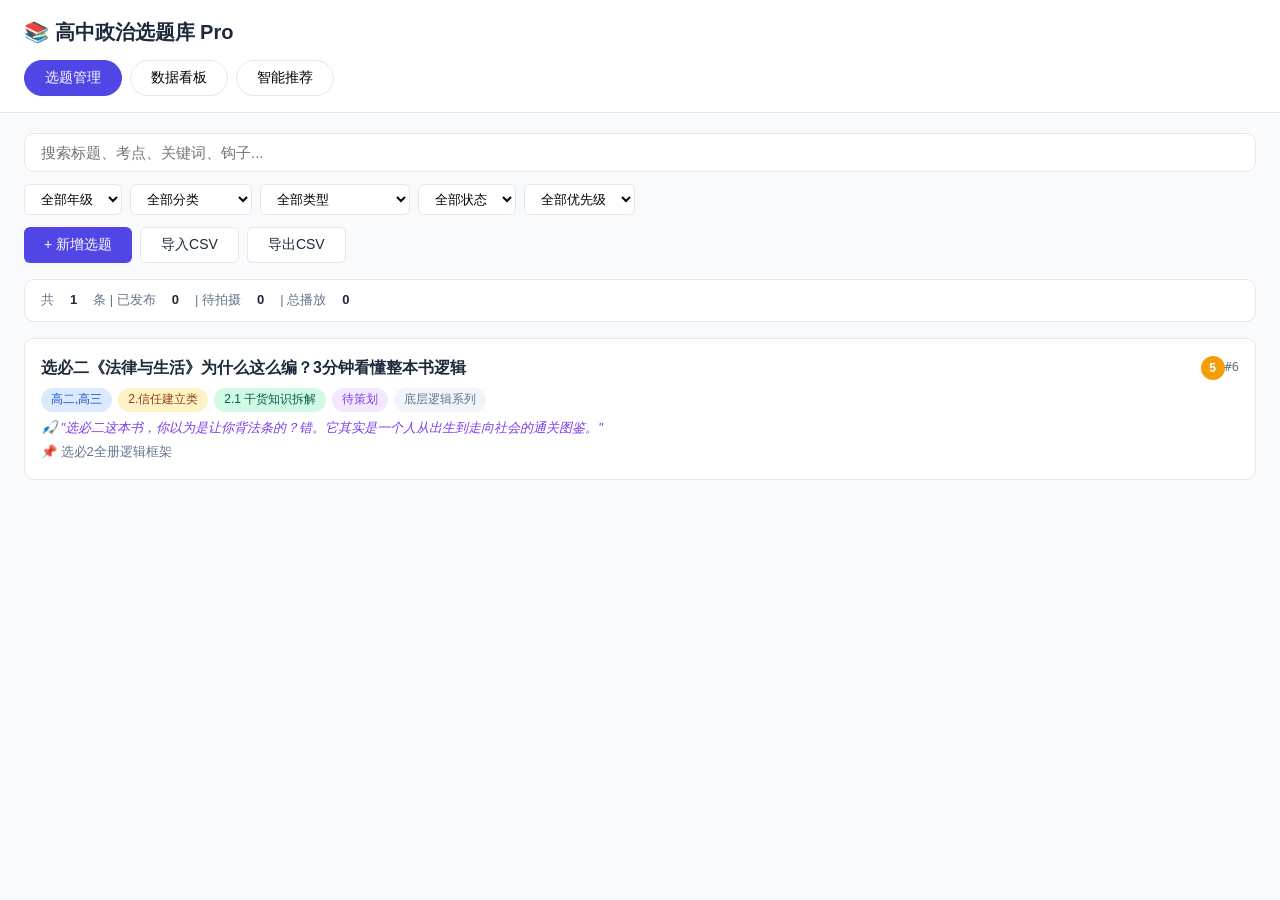
<file: index.html>
<!DOCTYPE html>
<html lang="zh-CN">
<head>
<meta charset="UTF-8">
<meta name="viewport" content="width=device-width, initial-scale=1.0">
<title>高中政治选题库 Pro</title>
<link rel="stylesheet" href="style.css">
</head>
<body>
<div id="app">
  <header>
    <h1>📚 高中政治选题库 Pro</h1>
    <nav>
      <button class="tab active" data-tab="topics">选题管理</button>
      <button class="tab" data-tab="dashboard">数据看板</button>
      <button class="tab" data-tab="recommend">智能推荐</button>
    </nav>
  </header>

  <main>
    <!-- 选题管理 -->
    <section id="topics" class="panel active">
      <div class="toolbar">
        <input type="text" id="searchInput" placeholder="搜索标题、考点、关键词、钩子...">
        <div class="filters">
          <select id="filterGrade"><option value="">全部年级</option><option>高一</option><option>高二</option><option>高三</option><option>通用</option></select>
          <select id="filterCategory"><option value="">全部分类</option>
            <option>1.流量获客类</option>
            <option>2.信任建立类</option>
            <option>3.变现转化类</option>
            <option>4.辅助选题</option>
          </select>
          <select id="filterType"><option value="">全部类型</option>
            <option>1.1 热点政治解读</option>
            <option>1.2 学科价值重塑</option>
            <option>1.3 考试避坑指南</option>
            <option>1.4 学习方法论</option>
            <option>2.1 干货知识拆解</option>
            <option>2.2 真题逻辑复盘</option>
            <option>2.3 备考进度规划</option>
            <option>2.4 作业/试卷点评</option>
            <option>3.1 课程精华片段</option>
            <option>3.2 学员反馈见证</option>
            <option>3.3 课程大纲解读</option>
            <option>3.4 限时变现活动</option>
            <option>4.1 教师日常生活</option>
            <option>4.2 教育观念碰撞</option>
          </select>
          <select id="filterStatus"><option value="">全部状态</option><option>待策划</option><option>待拍摄</option><option>拍摄中</option><option>待发布</option><option>已发布</option></select>
          <select id="filterPriority"><option value="">全部优先级</option><option value="high">高(8-10)</option><option value="mid">中(5-7)</option><option value="low">低(1-4)</option></select>
        </div>
        <div class="actions">
          <button id="btnAdd" class="btn-primary">+ 新增选题</button>
          <button id="btnImport" class="btn-secondary">导入CSV</button>
          <button id="btnExport" class="btn-secondary">导出CSV</button>
          <input type="file" id="fileImport" accept=".csv" hidden>
        </div>
      </div>
      <div class="stats-bar" id="statsBar"></div>
      <div id="topicList"></div>
    </section>

    <!-- 数据看板 -->
    <section id="dashboard" class="panel">
      <div class="dashboard-grid">
        <div class="card" id="cardOverview"><h3>📊 总览</h3><div class="card-body"></div></div>
        <div class="card" id="cardCategory"><h3>📖 分类流量排行</h3><div class="card-body"></div></div>
        <div class="card" id="cardType"><h3>🎯 内容类型对比</h3><div class="card-body"></div></div>
        <div class="card" id="cardChannel"><h3>📱 发布渠道分析</h3><div class="card-body"></div></div>
        <div class="card" id="cardHook"><h3>🎣 钩子效果分析</h3><div class="card-body"></div></div>
        <div class="card" id="cardTime"><h3>⏰ 发布时间分析</h3><div class="card-body"></div></div>
        <div class="card" id="cardConversion"><h3>💰 转化漏斗</h3><div class="card-body"></div></div>
        <div class="card" id="cardKeywords"><h3>🔑 高流量关键词</h3><div class="card-body"></div></div>
      </div>
    </section>

    <!-- 智能推荐 -->
    <section id="recommend" class="panel">
      <div class="recommend-grid">
        <div class="card" id="cardHotDir"><h3>🔥 高潜力方向</h3><div class="card-body"></div></div>
        <div class="card" id="cardUncovered"><h3>🕳️ 未覆盖考点</h3><div class="card-body"></div></div>
        <div class="card" id="cardRedo"><h3>♻️ 值得翻新</h3><div class="card-body"></div></div>
        <div class="card" id="cardNext"><h3>💡 下一步建议</h3><div class="card-body"></div></div>
      </div>
    </section>
  </main>

  <!-- 弹窗 -->
  <div id="modal" class="modal hidden">
    <div class="modal-content">
      <div class="modal-header">
        <h2 id="modalTitle">新增选题</h2>
        <button id="modalClose">&times;</button>
      </div>
      <form id="topicForm">
        <div class="form-tabs">
          <button type="button" class="ftab active" data-ftab="basic">基本信息</button>
          <button type="button" class="ftab" data-ftab="content">内容策划</button>
          <button type="button" class="ftab" data-ftab="publish">发布信息</button>
          <button type="button" class="ftab" data-ftab="traffic">流量数据</button>
          <button type="button" class="ftab" data-ftab="review">复盘</button>
        </div>

        <!-- 基本信息 -->
        <div class="ftab-panel active" id="ftab-basic">
          <div class="form-grid">
            <div class="form-group full-width"><label>选题标题 *</label><input type="text" name="title" required></div>
            <div class="form-group"><label>系列/栏目</label><input type="text" name="series"></div>
            <div class="form-group"><label>一级分类（母题）</label><select name="category1">
              <option value="">请选择</option>
              <option>1.流量获客类</option>
              <option>2.信任建立类</option>
              <option>3.变现转化类</option>
              <option>4.辅助选题</option>
            </select></div>
            <div class="form-group"><label>二级分类（内容类型）</label><select name="category2" id="category2Select">
              <option value="">请选择</option>
            </select></div>
            <div class="form-group"><label>题型</label><input type="text" name="questionType"></div>
            <div class="form-group"><label>对应考点/章节</label><input type="text" name="examPoint"></div>
            <div class="form-group"><label>关键词标签</label><input type="text" name="keywords" placeholder="3-5个，逗号隔开"></div>
            <div class="form-group"><label>目标年级/人群</label><select name="grade"><option>高一</option><option>高二</option><option selected>高三</option><option>通用</option></select></div>
            <div class="form-group"><label>优先级(1-10)</label><input type="number" name="priority" min="1" max="10" value="5"></div>
            <div class="form-group"><label>制作状态</label><select name="status"><option>待策划</option><option>待拍摄</option><option>拍摄中</option><option>待发布</option><option>已发布</option></select></div>
            <div class="form-group"><label>负责人</label><input type="text" name="owner"></div>
            <div class="form-group"><label>计划拍摄日</label><input type="date" name="planShootDate"></div>
            <div class="form-group"><label>计划发布日期</label><input type="date" name="planPublishDate"></div>
          </div>
        </div>

        <!-- 内容策划 -->
        <div class="ftab-panel" id="ftab-content">
          <div class="form-grid">
            <div class="form-group full-width"><label>场景/触发</label><input type="text" name="scene" placeholder="学生什么时候会搜这个"></div>
            <div class="form-group full-width"><label>核心矛盾（他们卡在哪）</label><textarea name="coreProblem" rows="2"></textarea></div>
            <div class="form-group full-width"><label>价值承诺（看完收获）</label><textarea name="valuePromise" rows="2"></textarea></div>
            <div class="form-group full-width"><label>钩子一句话（前3秒）</label><input type="text" name="hook"></div>
            <div class="form-group full-width"><label>结构大纲（3点）</label><textarea name="outline" rows="3" placeholder="1. xxx&#10;2. xxx&#10;3. xxx"></textarea></div>
            <div class="form-group full-width"><label>例题/案例来源</label><input type="text" name="caseSource"></div>
            <div class="form-group full-width"><label>你提供的解法（一句话）</label><input type="text" name="solution"></div>
            <div class="form-group full-width"><label>可抄模板/关键句</label><textarea name="templateSentence" rows="2"></textarea></div>
            <div class="form-group"><label>资料钩子（领什么）</label><input type="text" name="materialHook"></div>
            <div class="form-group"><label>转化动作（评论/私信关键词）</label><input type="text" name="conversionAction"></div>
            <div class="form-group full-width"><label>产品承接（试听/课包/1v1）</label><input type="text" name="productLink"></div>
          </div>
        </div>

        <!-- 发布信息 -->
        <div class="ftab-panel" id="ftab-publish">
          <div class="form-grid">
            <div class="form-group"><label>实际发布日期</label><input type="date" name="publishDate"></div>
            <div class="form-group"><label>发布渠道</label><input type="text" name="channel" placeholder="抖音/小红书/B站/视频号"></div>
            <div class="form-group"><label>发布时间段</label><input type="text" name="publishTime" placeholder="如 21:00"></div>
            <div class="form-group"><label>时长（秒）</label><input type="number" name="duration"></div>
            <div class="form-group"><label>封面6字大字</label><input type="text" name="coverTitle" maxlength="8"></div>
            <div class="form-group"><label>封面副标题（12字）</label><input type="text" name="coverSub" maxlength="15"></div>
            <div class="form-group full-width"><label>标题A</label><input type="text" name="titleA"></div>
            <div class="form-group full-width"><label>标题B</label><input type="text" name="titleB"></div>
            <div class="form-group full-width"><label>标题C</label><input type="text" name="titleC"></div>
            <div class="form-group full-width"><label>发布链接</label><input type="text" name="publishUrl"></div>
          </div>
        </div>

        <!-- 流量数据 -->
        <div class="ftab-panel" id="ftab-traffic">
          <div class="form-grid">
            <div class="form-group"><label>播放量</label><input type="number" name="views"></div>
            <div class="form-group"><label>完播率</label><input type="text" name="finishRate" placeholder="如 42%"></div>
            <div class="form-group"><label>平均观看时长（秒）</label><input type="number" name="avgWatch"></div>
            <div class="form-group"><label>点赞数</label><input type="number" name="likes"></div>
            <div class="form-group"><label>收藏数</label><input type="number" name="favs"></div>
            <div class="form-group"><label>评论数</label><input type="number" name="comments"></div>
            <div class="form-group"><label>转发数</label><input type="number" name="shares"></div>
            <div class="form-group"><label>私信/咨询数</label><input type="number" name="inquiries"></div>
            <div class="form-group full-width"><label>转化结果（加微/报名/成交）</label><input type="text" name="conversionResult"></div>
          </div>
        </div>

        <!-- 复盘 -->
        <div class="ftab-panel" id="ftab-review">
          <div class="form-grid">
            <div class="form-group full-width"><label>评论区高频问题</label><textarea name="topComments" rows="3"></textarea></div>
            <div class="form-group full-width"><label>复盘要点（为什么好/差）</label><textarea name="reviewNotes" rows="3"></textarea></div>
            <div class="form-group full-width"><label>下一条延伸选题</label><input type="text" name="nextTopic"></div>
            <div class="form-group full-width"><label>下次优化动作（1句话）</label><input type="text" name="nextAction"></div>
          </div>
        </div>

        <div class="form-actions">
          <button type="button" id="btnDelete" class="btn-danger hidden">删除</button>
          <button type="submit" class="btn-primary">保存</button>
        </div>
      </form>
    </div>
  </div>
</div>
<script src="app.js"></script>
</body>
</html>
</file>
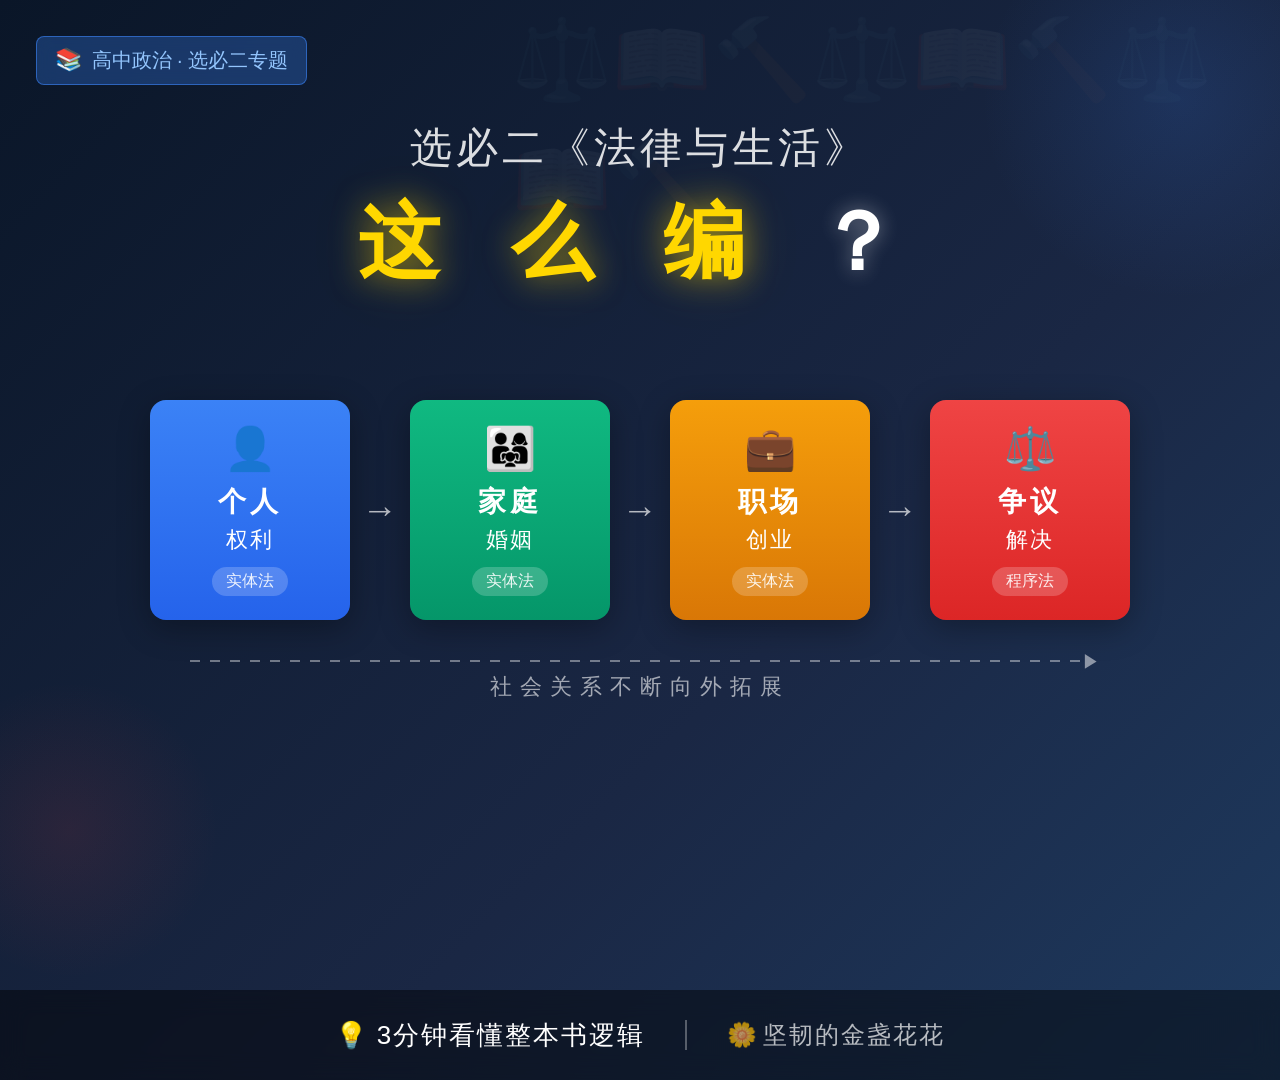
<file: covers/cover-xuanbi2.html>
<!DOCTYPE html>
<html lang="zh-CN">
<head>
<meta charset="UTF-8">
<title>封面 - 选必二逻辑框架</title>
<style>
* { margin: 0; padding: 0; box-sizing: border-box; }
body { display: flex; justify-content: center; align-items: center; min-height: 100vh; background: #000; }
.cover {
  width: 1440px; height: 1080px;
  background: linear-gradient(135deg, #0a1628 0%, #1a2744 60%, #1e3a5f 100%);
  position: relative; overflow: hidden;
  font-family: 'PingFang SC', 'Microsoft YaHei', 'Noto Sans SC', sans-serif;
}

/* 背景纹理 */
.cover::before {
  content: '⚖️📖🔨⚖️📖🔨⚖️📖🔨';
  position: absolute; top: 0; right: 0;
  width: 60%; height: 100%;
  font-size: 80px; line-height: 120px;
  opacity: 0.04; word-break: break-all;
  pointer-events: none;
}

/* 左上角标签 */
.tag {
  position: absolute; top: 36px; left: 36px;
  background: rgba(59,130,246,0.3);
  border: 1px solid rgba(59,130,246,0.6);
  border-radius: 8px; padding: 10px 18px;
  color: #93c5fd; font-size: 20px; font-weight: 500;
  backdrop-filter: blur(8px);
}
.tag span { font-size: 22px; margin-right: 4px; }

/* 主标题区 */
.title-area {
  position: absolute; top: 120px; left: 0; right: 0;
  text-align: center;
}
.subtitle-top {
  color: rgba(255,255,255,0.85);
  font-size: 42px; font-weight: 400;
  letter-spacing: 4px;
  margin-bottom: 12px;
}
.main-title {
  font-size: 82px; font-weight: 900;
  color: #FFD700;
  letter-spacing: 24px;
  text-shadow: 0 0 30px rgba(255,215,0,0.5), 0 0 60px rgba(255,215,0,0.2);
}
.main-title-q {
  color: #fff;
  text-shadow: 0 0 20px rgba(255,255,255,0.4);
}

/* 逻辑链区域 */
.chain {
  position: absolute; top: 400px; left: 50%; transform: translateX(-50%);
  display: flex; align-items: center; gap: 0;
}
.card {
  width: 200px; height: 220px;
  border-radius: 16px; padding: 20px 16px;
  display: flex; flex-direction: column;
  align-items: center; justify-content: center;
  position: relative;
  box-shadow: 0 8px 32px rgba(0,0,0,0.3);
}
.card-blue { background: linear-gradient(180deg, #3B82F6, #2563EB); }
.card-green { background: linear-gradient(180deg, #10B981, #059669); }
.card-orange { background: linear-gradient(180deg, #F59E0B, #D97706); }
.card-red { background: linear-gradient(180deg, #EF4444, #DC2626); }

.card-emoji { font-size: 42px; margin-bottom: 10px; }
.card-label {
  color: #fff; font-size: 28px; font-weight: 700;
  letter-spacing: 4px; margin-bottom: 4px;
}
.card-sub {
  color: #fff; font-size: 22px; font-weight: 500;
  letter-spacing: 2px; margin-bottom: 12px;
}
.card-tag {
  background: rgba(255,255,255,0.2);
  border-radius: 20px; padding: 4px 14px;
  color: rgba(255,255,255,0.9); font-size: 16px;
}

/* 箭头 */
.arrow {
  width: 60px; display: flex; align-items: center; justify-content: center;
  color: rgba(255,255,255,0.7); font-size: 36px; font-weight: 300;
}

/* 底部虚线说明 */
.flow-line {
  position: absolute; top: 660px; left: 50%; transform: translateX(-50%);
  width: 900px; text-align: center;
}
.flow-arrow {
  width: 100%; height: 2px;
  background: repeating-linear-gradient(90deg, rgba(255,255,255,0.4) 0, rgba(255,255,255,0.4) 10px, transparent 10px, transparent 20px);
  margin-bottom: 10px; position: relative;
}
.flow-arrow::after {
  content: '▶'; position: absolute; right: -10px; top: -10px;
  color: rgba(255,255,255,0.5); font-size: 18px;
}
.flow-text {
  color: rgba(255,255,255,0.6); font-size: 22px;
  letter-spacing: 8px;
}

/* 底部栏 */
.bottom-bar {
  position: absolute; bottom: 0; left: 0; right: 0;
  height: 90px;
  background: rgba(0,0,0,0.45);
  backdrop-filter: blur(12px);
  display: flex; align-items: center; justify-content: center;
  gap: 40px;
}
.bottom-left {
  color: #fff; font-size: 26px; font-weight: 500;
  letter-spacing: 2px;
}
.bottom-left span { color: #FFD700; margin-right: 8px; }
.bottom-divider {
  width: 2px; height: 30px;
  background: rgba(255,255,255,0.3);
}
.bottom-right {
  color: rgba(255,255,255,0.7); font-size: 24px;
  letter-spacing: 2px;
}
.bottom-right span { margin-right: 4px; }

/* 装饰光效 */
.glow1 {
  position: absolute; top: -100px; right: -100px;
  width: 400px; height: 400px;
  background: radial-gradient(circle, rgba(59,130,246,0.15) 0%, transparent 70%);
  border-radius: 50%;
}
.glow2 {
  position: absolute; bottom: 100px; left: -80px;
  width: 300px; height: 300px;
  background: radial-gradient(circle, rgba(239,68,68,0.1) 0%, transparent 70%);
  border-radius: 50%;
}
</style>
</head>
<body>
<div class="cover">
  <!-- 装饰光效 -->
  <div class="glow1"></div>
  <div class="glow2"></div>

  <!-- 左上角标签 -->
  <div class="tag"><span>📚</span> 高中政治 · 选必二专题</div>

  <!-- 主标题 -->
  <div class="title-area">
    <div class="subtitle-top">选必二《法律与生活》</div>
    <div class="main-title">这 么 编 <span class="main-title-q">？</span></div>
  </div>

  <!-- 四单元逻辑链 -->
  <div class="chain">
    <div class="card card-blue">
      <div class="card-emoji">👤</div>
      <div class="card-label">个人</div>
      <div class="card-sub">权利</div>
      <div class="card-tag">实体法</div>
    </div>
    <div class="arrow">→</div>
    <div class="card card-green">
      <div class="card-emoji">👨‍👩‍👧</div>
      <div class="card-label">家庭</div>
      <div class="card-sub">婚姻</div>
      <div class="card-tag">实体法</div>
    </div>
    <div class="arrow">→</div>
    <div class="card card-orange">
      <div class="card-emoji">💼</div>
      <div class="card-label">职场</div>
      <div class="card-sub">创业</div>
      <div class="card-tag">实体法</div>
    </div>
    <div class="arrow">→</div>
    <div class="card card-red">
      <div class="card-emoji">⚖️</div>
      <div class="card-label">争议</div>
      <div class="card-sub">解决</div>
      <div class="card-tag">程序法</div>
    </div>
  </div>

  <!-- 底部虚线 -->
  <div class="flow-line">
    <div class="flow-arrow"></div>
    <div class="flow-text">社会关系不断向外拓展</div>
  </div>

  <!-- 底部栏 -->
  <div class="bottom-bar">
    <div class="bottom-left"><span>💡</span>3分钟看懂整本书逻辑</div>
    <div class="bottom-divider"></div>
    <div class="bottom-right"><span>🌼</span>坚韧的金盏花花</div>
  </div>
</div>
</body>
</html>
</file>
<file: style.css>
:root {
  --primary: #4f46e5;
  --primary-light: #818cf8;
  --bg: #f8fafc;
  --card: #ffffff;
  --text: #1e293b;
  --text-light: #64748b;
  --border: #e2e8f0;
  --success: #22c55e;
  --warning: #f59e0b;
  --danger: #ef4444;
  --radius: 10px;
}

* { margin: 0; padding: 0; box-sizing: border-box; }

body {
  font-family: -apple-system, BlinkMacSystemFont, "Segoe UI", "PingFang SC", "Hiragino Sans GB", "Microsoft YaHei", sans-serif;
  background: var(--bg);
  color: var(--text);
  line-height: 1.6;
}

header {
  background: var(--card);
  border-bottom: 1px solid var(--border);
  padding: 16px 24px;
  position: sticky;
  top: 0;
  z-index: 100;
}

header h1 { font-size: 20px; margin-bottom: 12px; }
nav { display: flex; gap: 8px; }

.tab {
  padding: 8px 20px;
  border: 1px solid var(--border);
  background: var(--card);
  border-radius: 20px;
  cursor: pointer;
  font-size: 14px;
  transition: all .2s;
}

.tab.active, .tab:hover {
  background: var(--primary);
  color: white;
  border-color: var(--primary);
}

main { padding: 20px 24px; max-width: 1400px; margin: 0 auto; }
.panel { display: none; }
.panel.active { display: block; }

/* Toolbar */
.toolbar { margin-bottom: 16px; }

#searchInput {
  width: 100%;
  padding: 10px 16px;
  border: 1px solid var(--border);
  border-radius: var(--radius);
  font-size: 15px;
  margin-bottom: 12px;
  outline: none;
}

#searchInput:focus { border-color: var(--primary); box-shadow: 0 0 0 3px rgba(79,70,229,.1); }

.filters { display: flex; gap: 8px; flex-wrap: wrap; margin-bottom: 12px; }

.filters select {
  padding: 6px 12px;
  border: 1px solid var(--border);
  border-radius: 6px;
  font-size: 13px;
  background: white;
}

.actions { display: flex; gap: 8px; }

.btn-primary {
  padding: 8px 20px;
  background: var(--primary);
  color: white;
  border: none;
  border-radius: 6px;
  cursor: pointer;
  font-size: 14px;
}
.btn-primary:hover { background: var(--primary-light); }

.btn-secondary {
  padding: 8px 20px;
  background: white;
  color: var(--text);
  border: 1px solid var(--border);
  border-radius: 6px;
  cursor: pointer;
  font-size: 14px;
}

.btn-danger {
  padding: 8px 20px;
  background: var(--danger);
  color: white;
  border: none;
  border-radius: 6px;
  cursor: pointer;
  font-size: 14px;
}

.stats-bar {
  display: flex; gap: 16px; padding: 10px 16px;
  background: var(--card); border-radius: var(--radius);
  margin-bottom: 16px; font-size: 13px; color: var(--text-light);
  border: 1px solid var(--border); flex-wrap: wrap;
}
.stats-bar span { font-weight: 600; color: var(--text); }

/* Topic cards */
.topic-card {
  background: var(--card);
  border: 1px solid var(--border);
  border-radius: var(--radius);
  padding: 16px;
  margin-bottom: 10px;
  cursor: pointer;
  transition: all .2s;
}
.topic-card:hover { border-color: var(--primary-light); box-shadow: 0 2px 8px rgba(0,0,0,.05); }

.topic-header { display: flex; justify-content: space-between; align-items: center; margin-bottom: 8px; }
.topic-id { font-size: 12px; color: var(--text-light); font-family: monospace; }
.topic-title { font-size: 16px; font-weight: 600; flex: 1; }
.topic-priority {
  display: inline-block; width: 24px; height: 24px; border-radius: 50%;
  text-align: center; line-height: 24px; font-size: 12px; font-weight: 700; color: white; margin-left: 8px;
}
.priority-high { background: var(--danger); }
.priority-mid { background: var(--warning); }
.priority-low { background: #94a3b8; }

.topic-tags { display: flex; gap: 6px; flex-wrap: wrap; margin-top: 8px; }

.tag { padding: 2px 10px; border-radius: 12px; font-size: 12px; background: #f1f5f9; color: var(--text-light); }
.tag-grade { background: #dbeafe; color: #1d4ed8; }
.tag-cat1 { background: #fef3c7; color: #92400e; }
.tag-cat2 { background: #d1fae5; color: #065f46; }
.tag-status { background: #f3e8ff; color: #7c3aed; }

.topic-hook { font-size: 13px; color: #7c3aed; margin-top: 6px; font-style: italic; }
.topic-meta { font-size: 13px; color: var(--text-light); margin-top: 4px; }

.topic-traffic { display: flex; gap: 16px; margin-top: 10px; font-size: 13px; color: var(--text-light); }
.topic-traffic strong { color: var(--text); }

/* Modal */
.modal { position: fixed; inset: 0; background: rgba(0,0,0,.4); display: flex; align-items: center; justify-content: center; z-index: 200; }
.modal.hidden { display: none; }

.modal-content {
  background: var(--card); border-radius: 12px;
  width: 90%; max-width: 760px; max-height: 90vh; overflow-y: auto; padding: 24px;
}

.modal-header { display: flex; justify-content: space-between; align-items: center; margin-bottom: 16px; }
.modal-header h2 { font-size: 18px; }
.modal-header button { background: none; border: none; font-size: 24px; cursor: pointer; color: var(--text-light); }

/* Form tabs */
.form-tabs { display: flex; gap: 4px; margin-bottom: 16px; border-bottom: 1px solid var(--border); padding-bottom: 8px; flex-wrap: wrap; }

.ftab {
  padding: 6px 14px; border: 1px solid var(--border); background: var(--bg);
  border-radius: 6px 6px 0 0; cursor: pointer; font-size: 13px;
}
.ftab.active { background: var(--primary); color: white; border-color: var(--primary); }

.ftab-panel { display: none; }
.ftab-panel.active { display: block; }

.form-grid { display: grid; grid-template-columns: 1fr 1fr; gap: 12px; }
.form-group { display: flex; flex-direction: column; gap: 4px; }
.form-group.full-width { grid-column: 1 / -1; }
.form-group label { font-size: 13px; font-weight: 500; color: var(--text-light); }

.form-group input, .form-group select, .form-group textarea {
  padding: 8px 12px; border: 1px solid var(--border); border-radius: 6px; font-size: 14px; font-family: inherit;
}
.form-group input:focus, .form-group select:focus, .form-group textarea:focus {
  outline: none; border-color: var(--primary);
}

.form-actions { display: flex; justify-content: space-between; margin-top: 20px; }

/* Dashboard */
.dashboard-grid { display: grid; grid-template-columns: repeat(auto-fill, minmax(340px, 1fr)); gap: 16px; }

.card { background: var(--card); border: 1px solid var(--border); border-radius: var(--radius); padding: 20px; }
.card h3 { font-size: 15px; margin-bottom: 12px; }
.card-body { font-size: 14px; }

.bar-row { display: flex; align-items: center; gap: 8px; margin-bottom: 8px; }
.bar-label { width: 120px; font-size: 13px; text-align: right; flex-shrink: 0; overflow: hidden; text-overflow: ellipsis; white-space: nowrap; }
.bar-track { flex: 1; height: 22px; background: #f1f5f9; border-radius: 4px; overflow: hidden; }
.bar-fill { height: 100%; background: var(--primary); border-radius: 4px; display: flex; align-items: center; padding-left: 6px; font-size: 11px; color: white; min-width: 30px; transition: width .3s; }
.bar-value { width: 80px; font-size: 13px; text-align: right; }

.overview-num { font-size: 28px; font-weight: 700; color: var(--primary); }
.overview-label { font-size: 13px; color: var(--text-light); }
.overview-grid { display: grid; grid-template-columns: repeat(3, 1fr); gap: 12px; text-align: center; }

.recommend-grid { display: grid; grid-template-columns: repeat(auto-fill, minmax(340px, 1fr)); gap: 16px; }
.rec-item { padding: 10px 0; border-bottom: 1px solid var(--border); font-size: 14px; }
.rec-item:last-child { border-bottom: none; }
.rec-reason { font-size: 12px; color: var(--text-light); margin-top: 2px; }

/* Funnel */
.funnel-step { display: flex; align-items: center; gap: 8px; margin-bottom: 6px; }
.funnel-bar { height: 28px; background: var(--primary); border-radius: 4px; display: flex; align-items: center; padding-left: 8px; color: white; font-size: 12px; transition: width .3s; }
.funnel-label { font-size: 13px; width: 80px; text-align: right; }
.funnel-value { font-size: 13px; width: 60px; }

@media (max-width: 640px) {
  .form-grid { grid-template-columns: 1fr; }
  .dashboard-grid, .recommend-grid { grid-template-columns: 1fr; }
  .filters { flex-direction: column; }
  .form-tabs { gap: 2px; }
  .ftab { font-size: 12px; padding: 4px 8px; }
}
</file>
